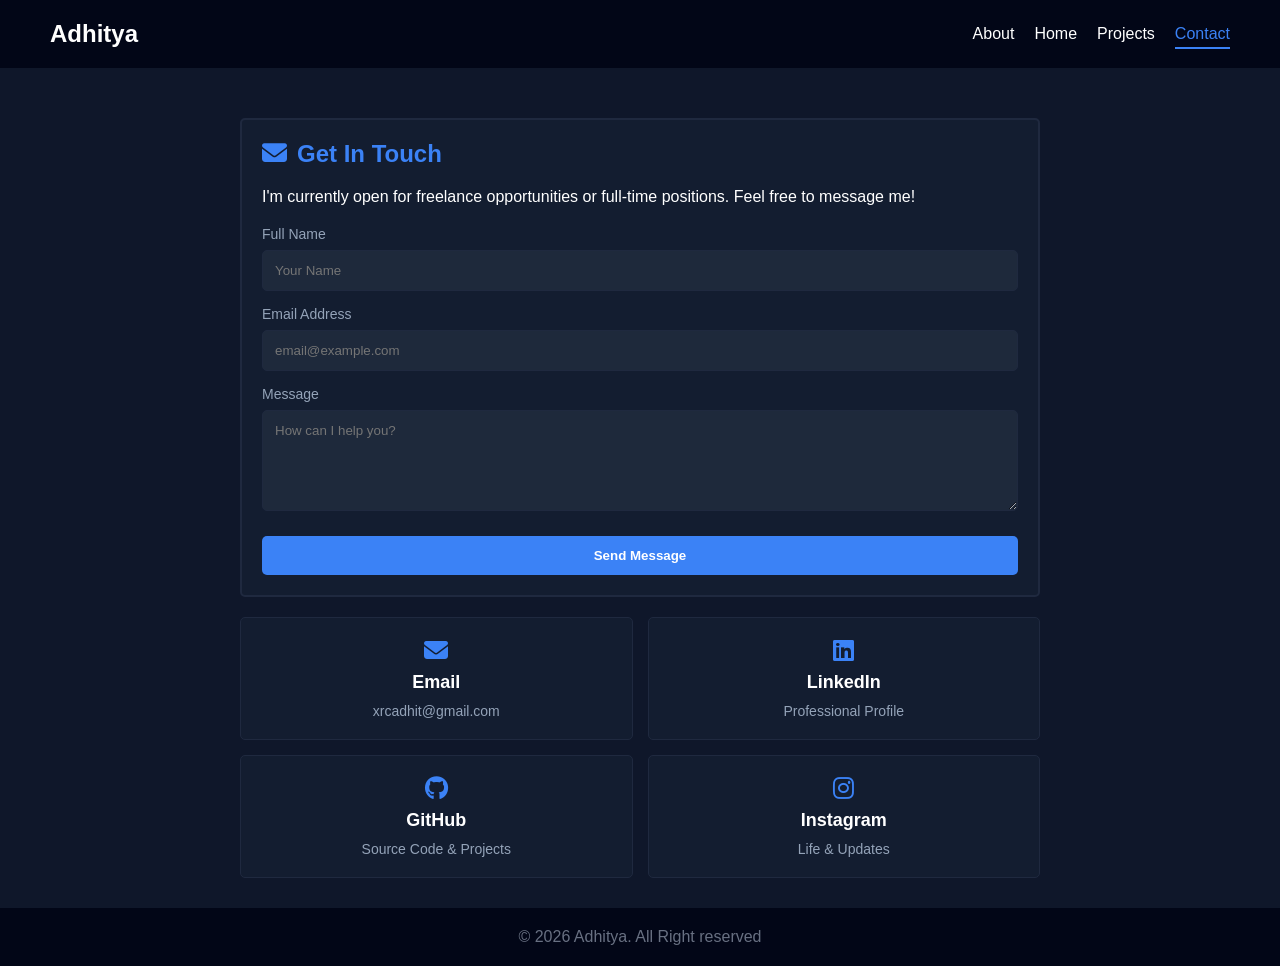
<file: contact.html>
<!DOCTYPE html>
<html lang="en">
<head>
  <meta charset="UTF-8">
  <title>Contact - Adhitya</title>
  <link rel="stylesheet" href="styles.css">
  <link rel="stylesheet" href="https://cdnjs.cloudflare.com/ajax/libs/font-awesome/6.5.0/css/all.min.css">
</head>
<body>
  <header>
    <nav class="navbar">
      <h1 class="logo">Adhitya</h1>
      <ul class="nav-links">
        <li><a href="about.html">About</a></li>
        <li><a href="index.html">Home</a></li>
        <li><a href="projects.html">Projects</a></li>
        <li><a href="contact.html" class="active">Contact</a></li>
      </ul>
    </nav>
  </header>

  <section class="section-info">
    <div class="container-single">
      <div class="container-card">
        <h2 class="blue"><span><i class="fa-solid fa-envelope"></i></span> Get In Touch</h2>
        <p>I'm currently open for freelance opportunities or full-time positions. Feel free to message me!</p>
        
        <form class="contact-form">
          <div class="form-group">
            <label for="name">Full Name</label>
            <input type="text" id="name" placeholder="Your Name" required>
          </div>
          <div class="form-group">
            <label for="email">Email Address</label>
            <input type="email" id="email" placeholder="email@example.com" required>
          </div>
          <div class="form-group">
            <label for="message">Message</label>
            <textarea id="message" rows="5" placeholder="How can I help you?" required></textarea>
          </div>
          <button type="submit" class="btn btn-full">Send Message</button>
        </form>
      </div>

      <div class="contact-details-grid">
         <!-- Email Card -->
        <a href="mailto:xrcadhit@gmail.com" class="container-card detail-item link-card">
            <i class="fa-solid fa-envelope"></i>
            <h3>Email</h3>
            <p>xrcadhit@gmail.com</p>
        </a>

        <!-- LinkedIn Card -->
        <a href="https://linkedin.com/in/adhitya" target="_blank" class="container-card detail-item link-card">
            <i class="fa-brands fa-linkedin"></i>
            <h3>LinkedIn</h3>
            <p>Professional Profile</p>
        </a>

        <!-- GitHub Card -->
        <a href="https://github.com/adhitya" target="_blank" class="container-card detail-item link-card">
            <i class="fa-brands fa-github"></i>
            <h3>GitHub</h3>
            <p>Source Code & Projects</p>
        </a>

        <!-- Instagram/Other Card -->
        <a href="#" target="_blank" class="container-card detail-item link-card">
            <i class="fa-brands fa-instagram"></i>
            <h3>Instagram</h3>
            <p>Life & Updates</p>
        </a>
     </div>
    </div>
  </section>

  <footer>
    <p>© 2026 Adhitya. All Right reserved</p>
  </footer>
</body>
</html>
</file>
<file: styles.css>
* {
  margin: 0;
  padding: 0;
  box-sizing: border-box;
  font-family: Arial, sans-serif;
}

body {
  background: #0f172a;
  color: white;
  min-height: 100vh;
  display: flex;
  flex-direction: column;
}


.navbar {
  display: flex;
  justify-content: space-between;
  align-items: center;
  padding: 20px 50px;
  background: #020617;
}

.nav-links {
  list-style: none;
  display: flex;
  gap: 20px;
}

.nav-links a {
  color: white;
  text-decoration: none;
  padding-bottom: 5px;
}

.nav-links a:hover {
  border-bottom: 2px solid #3b82f6;
}

.nav-links a.active {
  color: #3b82f6;
  border-bottom: 2px solid #3b82f6;
}


.hero {
  height: 90vh;
  display: flex;
  justify-content: center;
  gap: 200px;
  align-items: center;
  margin: 50px;
}

.hero h2 {
  font-size: 40px;
  margin: 10px 0;
  font-size: 5.5rem;
}

.hero h3 {
  font-size: 2rem;
}

.hero p {
  margin: 10px 0;
  font-size: 18px;
}

.hero img {
  border-radius: 50%;
}

.btn {
  display: inline-block;
  padding: 10px 20px;
  background: #3b82f6;
  color: white;
  text-decoration: none;
  margin-top: 10px;
  border-radius: 5px;
}


.gray {
  color: #576C82;
}

.projects {
  padding: 50px;
  text-align: center;
}

.project-grid {
  display: grid;
  grid-template-columns: repeat(3, 1fr);
  gap: 20px;
  margin-top: 20px;
}

.project-detail {
  padding: 50px;
  text-align: center;
}

.project-detail .line {
  margin-bottom: 20px;
}

.line {
  width: 70px;
  height: 2px;
  margin: 4px auto 10px; 
  border-radius: 8px;
  background-color: #3b82f6;
}

.card {
  background: #1e293b;
  padding: 20px;
  display: flex;
  flex-direction: column;
  justify-content: space-between;
  gap: 8px;
  border-radius: 10px;
  transition: 0.3s;
}

.project-card {
  background-color: white;
  display: flex;
  color: black;
  border-radius: 12px;
  overflow: hidden;
  margin-bottom: 20px;
  height: 100%;
  width: 100%;
}

.project-card .btn {
  align-self: flex-start;
}



.project-card p {
  line-height: 1.5;
}

.container .btn:hover {
  filter: brightness(1.2);
}

.project-content {
  display: flex;
  flex-direction: column;
  justify-content: center;
  gap: 12px;
  padding: 30px;
  text-align: left;
  flex: 1 1 50%;
}

.project-image {
  flex: 1 1 50%;
}

.hidden {
  display: none;
}

.project-card img {
  object-fit: cover;
  width: 100%;
  height: 100%;
  display: block;
}

.card:hover {
  transform: translateY(-5px);
}

.card button {
  border-radius: 7px;
}

.card button:hover {
  filter: brightness(1.2);
}

.card a {
  margin-top: 10px;
  padding: 8px 15px;
  border: none;
  background: #3b82f6;
  color: white;
  cursor: pointer;
  text-decoration: none;
  border-radius: 8px;
}

button {
  margin-top: 10px;
  padding: 8px 15px;
  border: none;
  background: #3b82f6;
  color: white;
  cursor: pointer;
}

.contact {
  padding: 50px;
  text-align: center;
}

.contact-flex {
  padding-top: 10px;
  display: flex;
  justify-content: center;
  gap: 15px;  
}

.contact-flex a {
  color: white;
}

i {
  font-size: 25px;
}
footer {
  text-align: center;
  padding: 20px;
  margin-top: auto;
  background: #020617;
  color: #687082;
}

/* About html */
.head {
  padding: 50px;
  display: flex;
  justify-content: space-between;
  align-items: center;
  gap: 60px;
}

.head-content {
  display: flex;
  flex-direction: column;
  gap: 16px;
  width: 40%;
}

.head-contact {
  display: flex;
  flex-direction: column;
  gap: 10px;
}

.head-contact a {
  width: 20px;
  height: 20px;
  display: flex;
  align-items: center;
  justify-content: center;
  text-decoration: none;
}

.head-contact p {
  display: flex;
  align-items: center;
  gap: 20px;
  margin: 0;
}

.head-content a.btn {
  align-self: flex-start;
}

.head-contact a {
  color: #3b82f6;
}

.blue {
  color: #3b82f6;
}

.bold {
  font-weight: bold;
}

.head-image img {
  border-radius: 50%;
}

.section-info {
  margin: 50px 50px 10px;
}

.section-info p {
  margin: 10px 0;
}

.btn:hover {
  filter: brightness(1.1);
}

.container-project {
  display: grid;
  grid-template-columns: repeat(2, 1fr);
  gap: 15px;
}

.container-card {
  padding: 20px;
  background-color: #131D30;
  border: 2px solid #1F293F;
  border-radius: 5px;
}

.container-card h2 i {
  font-size: 25px;
}

.container-card h2 {
  display: flex;
  align-items: center;
  gap: 10px;
  font-size: 24px;
  margin-bottom: 20px;
}

.container-card i {
  color: #3b82f6;
  font-size: 28px;
}

.content-list {
  list-style: none;
  margin: 15px 0;
}

.content-list li {
  display: flex;
  gap: 10px;
  align-items: center;
  margin-bottom: 6px;
}

.content-list i {
  font-size: 20px;
}

.tech-container {
  display: grid;
  grid-template-columns: repeat(5, 1fr);
  gap: 10px
}

.tech-stack {
  display: flex;
  flex-direction: column;
  align-items: center;
}

.activity-container {
  display: grid;
  grid-template-columns: repeat(3, 1fr);
  gap: 10px;
}

.activity {
  display: flex;
  flex-direction: column;
  align-items: center;
  justify-content: center;
  gap: 8px;
  text-align: center;
}

.github-container {
  display: grid;
  grid-template-columns: repeat(2, 1fr);
  align-items: center;
  gap: 20px;
}

.github {
  display: flex;
  flex-direction: column;
  gap: 12px;
}

.github img {
  border: 2px solid #1F293F;
  border-radius: 5px;
}

.github-info {
  list-style: none;
  display: flex;
  flex-direction: column;
  gap: 15px
}

.github-card h2 {
  margin-bottom: 29px;
}

.github-info li {
  display: flex;
  align-items: center;
  justify-content: space-between;
  gap: 12px;
}

.left {
  display: flex;
  gap: 10px;
  align-items: center;
}

.left-section {
  display: flex;
  gap: 10px;
}

.left-section h2 {
  display: flex;
  align-items: center;
  gap: 10px;
  margin-bottom: 15px;
}

.github-info i {
  font-size: 16px;
  width: 16px;
}

.last-info {
  margin: 0 50px 50px;
  background-color: #131D30;
  padding: 20px;
  border-radius: 5px;
  border: 2px solid #1F293F;
}

.last-container {
  display: flex;
  justify-content: space-between;
  align-items: center;
}

.contact-me {
  display: flex;
  gap: 15px;
}

.contact-me a {
  background-color: #1E2737;
  padding: 10px 24px;
  text-decoration: none;
  color: white;
  display: flex;
  align-items: center;
  gap: 8px;
  border: 2px solid #1F293F;
  border-radius: 5px;
}

/* Contact Html */
.container-single {
  max-width: 800px;
  margin: 0 auto 20px;
  display: flex;
  flex-direction: column;
  gap: 10px;
}

.contact-form {
  display: flex;
  flex-direction: column;
  gap: 15px;
  margin-top: 20px;
}

.form-group {
  display: flex;
  flex-direction: column;
  gap: 8px;
  text-align: left;
}

.form-group label {
  font-size: 14px;
  color: #94a3b8;
}

.form-group input, 
.form-group textarea {
  padding: 12px;
  background: #1e293b;
  border: 1px solid #1f293f;
  border-radius: 5px;
  color: white;
  outline: none;
  transition: 0.3s;
}

.form-group input:focus, 
.form-group textarea:focus {
  border-color: #3b82f6;
}

.btn-full {
  width: 100%;
  padding: 12px;
  font-weight: bold;
}

/* Container untuk 4 kartu (2x2 pada desktop, 1 kol pada mobile) */
.contact-details-grid {
  display: grid;
  grid-template-columns: repeat(2, 1fr);
  gap: 15px;
  margin-top: 10px;
}

/* Membuat seluruh kartu bisa diklik */
.link-card {
  text-decoration: none;
  color: inherit;
  transition: all 0.3s ease;
  border: 1px solid #1f293f;
}

.link-card:hover {
  transform: translateY(-5px);
  border-color: #3b82f6;
  background-color: #1e293b; 
}



.detail-item h3 {
  font-size: 18px;
  color: white;
}

.detail-item p {
  font-size: 14px;
  color: #94a3b8;
  margin: 0;
}

/* Responsif untuk layar HP */
@media (max-width: 600px) {
  .contact-details-grid {
    grid-template-columns: 1fr;
  }

  .project-grid {
    grid-template-columns: 1fr;
  }
}

@media (max-width: 1000px) {
  .container {
    grid-template-columns: 1fr;
  }
}

.detail-item {
  text-align: center;
  display: flex;
  flex-direction: column;
  align-items: center;
  gap: 10px;
}

.detail-item i {
  font-size: 24px;
  color: #3b82f6;
}
</file>
